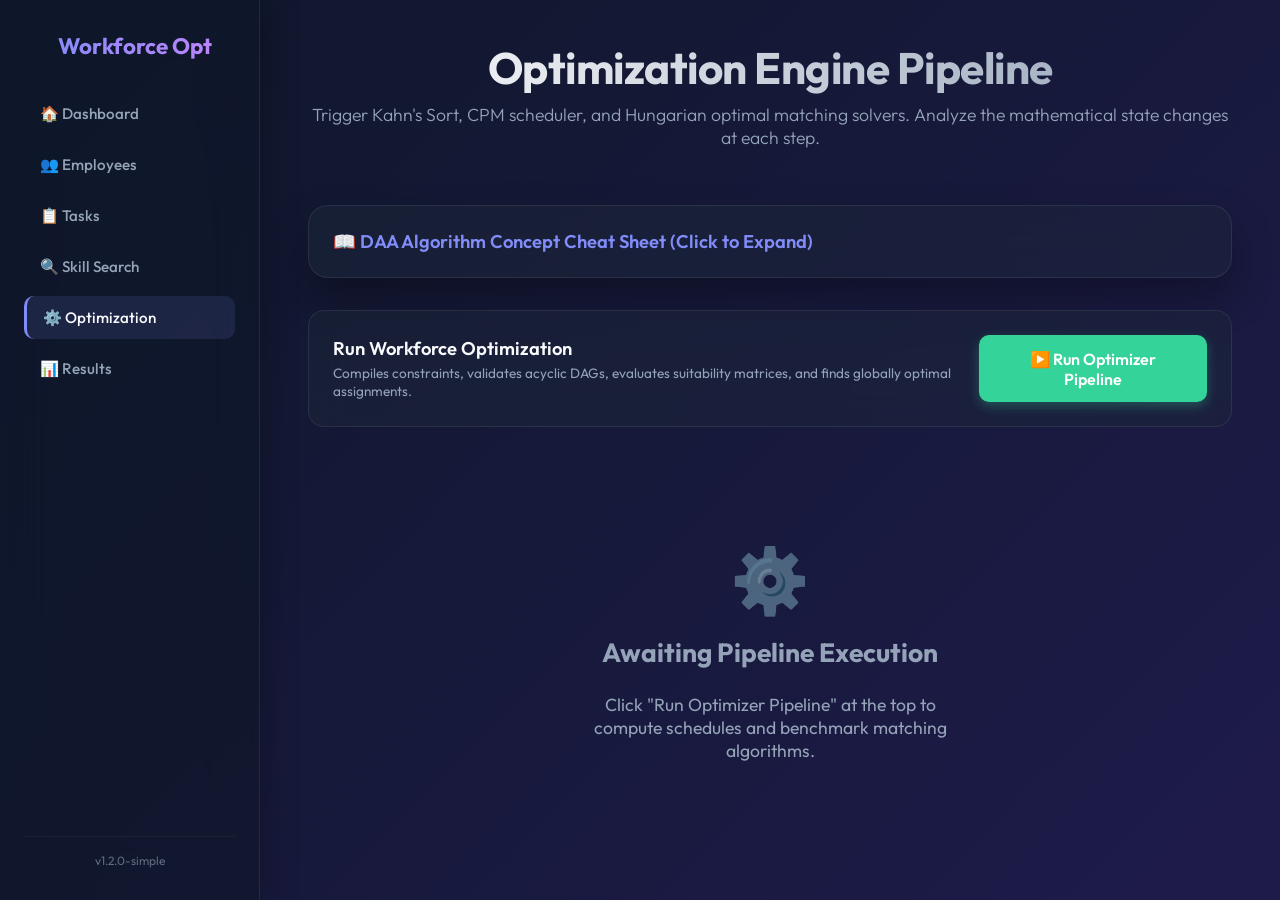
<file: frontend/optimization.html>
<!DOCTYPE html>
<html lang="en">
<head>
    <meta charset="UTF-8">
    <meta name="viewport" content="width=device-width, initial-scale=1.0">
    <title>Optimization Engine - Smart Workforce Optimizer</title>
    <!-- Outfit Font -->
    <link href="https://fonts.googleapis.com/css2?family=Outfit:wght@300;400;500;600;700&display=swap" rel="stylesheet">
    <link rel="stylesheet" href="css/style.css">
    <script src="js/nav.js"></script>
    <style>
        .optimize-actions-strip {
            display: flex;
            justify-content: space-between;
            align-items: center;
            background: var(--card-bg);
            border: 1px solid var(--card-border);
            padding: 1.5rem;
            border-radius: 16px;
            margin-bottom: 2rem;
            backdrop-filter: blur(16px);
        }

        .trace-console {
            background: rgba(15, 23, 42, 0.95);
            border: 1px solid var(--card-border);
            border-radius: 12px;
            padding: 1.5rem;
            font-family: monospace;
            font-size: 0.85rem;
            color: var(--success);
            line-height: 1.7;
            max-height: 400px;
            overflow-y: auto;
        }

        .heatmap-scroll-wrapper {
            overflow-x: auto;
            border: 1px solid var(--card-border);
            border-radius: 12px;
            background: rgba(15, 23, 42, 0.4);
            padding: 1rem;
        }

        .heatmap-legend {
            display: flex;
            gap: 1.5rem;
            margin-top: 1rem;
            font-size: 0.8rem;
            color: var(--text-secondary);
        }

        .legend-box {
            width: 14px;
            height: 14px;
            border-radius: 3px;
            display: inline-block;
            vertical-align: middle;
            margin-right: 0.25rem;
        }
    </style>
</head>
<body>

    <div class="hero-section">
        <h1>Optimization Engine Pipeline</h1>
        <p>Trigger Kahn's Sort, CPM scheduler, and Hungarian optimal matching solvers. Analyze the mathematical state changes at each step.</p>
    </div>

    <!-- Algorithm Theory Quick Reference (Collapsible) -->
    <div class="glass-panel" style="padding: 1.5rem; margin-bottom: 2rem;">
        <details>
            <summary style="font-size: 1.15rem; font-weight: 600; cursor: pointer; user-select: none; display: flex; align-items: center; gap: 0.5rem; color: var(--accent-primary);">
                📖 DAA Algorithm Concept Cheat Sheet (Click to Expand)
            </summary>
            <div style="margin-top: 1.5rem; display: grid; grid-template-columns: 1fr 1fr; gap: 1.5rem; font-size: 0.85rem; border-top: 1px solid var(--card-border); padding-top: 1.5rem;">
                <div>
                    <h3 style="color: var(--text-primary); margin-bottom: 0.5rem;">🔄 Part 1: Kahn's Topological Sort</h3>
                    <p style="color: var(--text-secondary); line-height: 1.6; margin-bottom: 1rem;">
                        <strong>Concept:</strong> Orders task nodes linearly based on precedence constraints (DAG).<br>
                        <strong>Logic:</strong> Scans tasks with <code>0 dependencies (in-degree)</code>, schedules them first, and reduces the dependency counts of neighboring nodes. Warns if a dependency loop (cycle) exists.<br>
                        <strong>Complexity:</strong> <code>O(V + E)</code> where V=vertices (tasks) and E=edges (dependencies).
                    </p>
                    
                    <h3 style="color: var(--text-primary); margin-bottom: 0.5rem;">⏰ Part 2: Critical Path Method (CPM)</h3>
                    <p style="color: var(--text-secondary); line-height: 1.6;">
                        <strong>Concept:</strong> Calculates earliest and latest start/finish days for each task.<br>
                        <strong>Logic:</strong> Forward pass finds earliest days; backward pass finds latest days. <strong>Slack = Latest Start - Earliest Start</strong>. Tasks with <code>Slack = 0</code> are on the Critical Path (cannot be delayed).<br>
                        <strong>Complexity:</strong> <code>O(V + E)</code>.
                    </p>
                </div>
                <div>
                    <h3 style="color: var(--text-primary); margin-bottom: 0.5rem;">🧮 Part 3: Employee Suitability Scoring</h3>
                    <p style="color: var(--text-secondary); line-height: 1.6; margin-bottom: 1rem;">
                        <strong>Concept:</strong> Scores fit penalty for each task-employee cell (lower is better).<br>
                        <strong>Logic:</strong> Uses a <strong>Trie (prefix tree)</strong> to lookup skills in <code>O(L)</code>. Scores based on matching skills, experience, and workload. Keeps best candidate profiles using a <strong>Min-Heap</strong>.<br>
                        <strong>Complexity:</strong> <code>O(T * N log K)</code> where T=tasks, N=candidates, K=Heap capacity.
                    </p>
                    
                    <h3 style="color: var(--text-primary); margin-bottom: 0.5rem;">⚡ Part 4: Hungarian Algorithm</h3>
                    <p style="color: var(--text-secondary); line-height: 1.6;">
                        <strong>Concept:</strong> Pair tasks with employees to minimize overall penalty sum.<br>
                        <strong>Logic:</strong> Normalizes the cost matrix using row/column minimum subtractions to expose zero-cost cells. Finds the optimal independent matching. Guarantees global minimum cost.<br>
                        <strong>Complexity:</strong> <code>O(N³)</code> where N is candidate pool size.
                    </p>
                </div>
            </div>
        </details>
    </div>

    <!-- Optimization Trigger action bar -->
    <div class="optimize-actions-strip">
        <div>
            <h3 style="font-size: 1.15rem; font-weight: 600;">Run Workforce Optimization</h3>
            <p style="font-size: 0.85rem; color: var(--text-secondary); margin-top: 0.25rem;">
                Compiles constraints, validates acyclic DAGs, evaluates suitability matrices, and finds globally optimal assignments.
            </p>
        </div>
        <button class="btn-primary" style="background: var(--success); box-shadow: 0 4px 12px rgba(52, 211, 153, 0.3);" onclick="executeOptimization()">▶️ Run Optimizer Pipeline</button>
    </div>

    <!-- Pipeline steps progress indicators -->
    <div class="pipeline-steps" id="pipeline-progress-bar" style="display: none;">
        <div class="pipeline-step" id="step-topo"><span>🔄</span> Kahn's Sort</div>
        <div class="pipeline-step-arrow">&rarr;</div>
        <div class="pipeline-step" id="step-cpm"><span>⏰</span> Critical Path</div>
        <div class="pipeline-step-arrow">&rarr;</div>
        <div class="pipeline-step" id="step-cost"><span>🧮</span> Cost Matrix</div>
        <div class="pipeline-step-arrow">&rarr;</div>
        <div class="pipeline-step" id="step-hung"><span>⚡</span> Hungarian Solver</div>
    </div>

    <!-- Pipeline details content (Visible after run) -->
    <div id="pipeline-results-content" style="display: none;">
        <!-- Tabs selector -->
        <div class="tabs-container">
            <button class="tab-btn active" onclick="switchTab('topo')">🔄 Kahn's Queue</button>
            <button class="tab-btn" onclick="switchTab('cpm')">⏰ CPM Float</button>
            <button class="tab-btn" onclick="switchTab('cost')">🧮 Cost Heatmap</button>
            <button class="tab-btn" onclick="switchTab('hung')">⚡ Hungarian Steps</button>
        </div>

        <!-- Tab 1: Topological Sort -->
        <div class="tab-content active" id="pane-topo">
            <div class="glass-panel" style="padding: 1.75rem;">
                <h2>🔄 Kahn's Topological Order Calculation</h2>
                <p style="font-size: 0.9rem; color: var(--text-secondary); margin-bottom: 1.25rem; line-height: 1.5;">
                    💡 <strong>What is this?</strong> Topological Sort orders tasks so that no task is scheduled before its predecessors are completed. Kahn's Algorithm does this by finding start tasks with 0 dependencies (in-degree), adding them to the queue, and removing their edges to reduce neighbor dependency counts.
                </p>
                <div class="trace-console" id="trace-topo-log"></div>
            </div>
        </div>

        <!-- Tab 2: CPM Float -->
        <div class="tab-content" id="pane-cpm">
            <div class="glass-panel" style="padding: 1.75rem;">
                <h2>⏰ Critical Path Method (CPM) Schedule</h2>
                <p style="font-size: 0.9rem; color: var(--text-secondary); margin-bottom: 1.25rem; line-height: 1.5;">
                    💡 <strong>What is this?</strong> CPM calculates the earliest start (ES) and latest start (LS) days for each task. The <strong>Slack (Float)</strong> is the buffer time (LS - ES). Tasks with <strong>0 Slack</strong> are critical; delay there will delay the entire project.
                </p>
                <div class="table-container" style="margin-bottom: 2rem;">
                    <table>
                        <thead>
                            <tr>
                                <th>Task ID</th>
                                <th>Duration</th>
                                <th>Earliest Start (ES)</th>
                                <th>Earliest Finish (EF)</th>
                                <th>Latest Start (LS)</th>
                                <th>Latest Finish (LF)</th>
                                <th>Slack (Float)</th>
                                <th>Critical Path?</th>
                            </tr>
                        </thead>
                        <tbody id="cpm-table-body">
                            <!-- cpm rows -->
                        </tbody>
                    </table>
                </div>
                <h2>Project Gantt Schedule</h2>
                <div class="gantt-chart" id="cpm-gantt-bars" style="margin-top: 1rem;">
                    <!-- Gantt timeline bars -->
                </div>
            </div>
        </div>

        <!-- Tab 3: Cost Matrix -->
        <div class="tab-content" id="pane-cost">
            <div class="glass-panel" style="padding: 1.75rem;">
                <h2>🧮 Employee-Task Suitability Matrix</h2>
                <p style="font-size: 0.9rem; color: var(--text-secondary); margin-bottom: 1.25rem; line-height: 1.5;">
                    💡 <strong>What is this?</strong> This matrix shows the compatibility cost penalty (100 - suitability score) of each employee for each task. Suitability is calculated based on skill matching, years of experience, and workload balances. Green cells represent a good match; red cells represent a poor match.
                </p>
                <div class="heatmap-scroll-wrapper">
                    <table class="matrix-table" id="heatmap-table">
                        <!-- Heatmap cells -->
                    </table>
                </div>
                <div class="heatmap-legend" style="margin-top: 1rem;">
                    <div><span class="legend-box" style="background: rgba(52, 211, 153, 0.45);"></span> Best Match (Cost &lt; 20 / Suitability &gt; 80%)</div>
                    <div><span class="legend-box" style="background: rgba(251, 191, 36, 0.45);"></span> Average Match (Cost 20 - 60 / Suitability 40 - 80%)</div>
                    <div><span class="legend-box" style="background: rgba(248, 113, 113, 0.45);"></span> Poor Match (Cost &gt; 60 / Suitability &lt; 40%)</div>
                </div>
            </div>
        </div>

        <!-- Tab 4: Hungarian Steps -->
        <div class="tab-content" id="pane-hung">
            <div class="glass-panel" style="padding: 1.75rem;">
                <h2>⚡ Hungarian Solver (Kuhn-Munkres)</h2>
                <p style="font-size: 0.9rem; color: var(--text-secondary); margin-bottom: 1.25rem; line-height: 1.5;">
                    💡 <strong>What is this?</strong> Bipartite matching algorithm. It does row and column reductions to isolate zeros, covers zeros with lines to check optimality, and selects assignments to minimize the overall sum of cost penalties across all tasks.
                </p>
                <div class="trace-console" id="trace-hungarian-log" style="margin-bottom: 2rem;"></div>
                <h2>Optimal Assignments Result</h2>
                <div class="table-container">
                    <table>
                        <thead>
                            <tr>
                                <th>Task ID</th>
                                <th>Assigned Employee</th>
                                <th>Cost Penalty</th>
                                <th>Suitability Score</th>
                            </tr>
                        </thead>
                        <tbody id="hungarian-assignments-body">
                            <!-- assignments -->
                        </tbody>
                    </table>
                </div>
            </div>
        </div>

    </div>

    <!-- Empty state before run -->
    <div class="empty-state" id="pipeline-empty-state" style="padding: 5rem;">
        <span class="empty-state-icon" style="font-size: 4rem;">⚙️</span>
        <h2>Awaiting Pipeline Execution</h2>
        <p style="max-width: 400px; margin: auto; margin-top: 0.5rem; color: var(--text-secondary);">
            Click "Run Optimizer Pipeline" at the top to compute schedules and benchmark matching algorithms.
        </p>
    </div>

    <script>
        // Tab switching logic
        function switchTab(paneId) {
            document.querySelectorAll(".tab-btn").forEach(btn => btn.classList.remove("active"));
            document.querySelectorAll(".tab-content").forEach(content => content.classList.remove("active"));
            
            // Set active state on button and pane
            event.target.classList.add("active");
            document.getElementById(`pane-${paneId}`).classList.add("active");
        }

        async function executeOptimization() {
            const btn = event.target;
            btn.textContent = "⚙️ Executing solvers...";
            btn.disabled = true;
            
            try {
                const res = await fetch("/optimize/run");
                if (!res.ok) {
                    const data = await res.json();
                    throw new Error(data.detail || "Solver pipeline failed");
                }
                const results = await res.json();

                // Save optimization results in localStorage for simple caching on other page contexts
                localStorage.setItem("optimization_results", JSON.stringify(results));

                // Populate UI
                renderPipelineResults(results);

                showToast("Workforce optimization complete!", "success");
            } catch (err) {
                showToast(`Optimization failed: ${err.message}`, "danger");
            } finally {
                btn.textContent = "▶️ Run Optimizer Pipeline";
                btn.disabled = false;
            }
        }

        function renderPipelineResults(results) {
            // Hide empty state, show panels
            document.getElementById("pipeline-empty-state").style.display = "none";
            document.getElementById("pipeline-progress-bar").style.display = "flex";
            document.getElementById("pipeline-results-content").style.display = "block";

            // Mark steps active
            document.querySelectorAll(".pipeline-step").forEach(step => {
                step.classList.add("completed");
            });

            // 1. Topo sort logs
            const topoLog = document.getElementById("trace-topo-log");
            topoLog.innerHTML = results.kahn_trace.map(line => `&gt; ${escapeHtml(line)}`).join("<br>");

            // 2. CPM Table & Gantt
            const cpmBody = document.getElementById("cpm-table-body");
            const taskIds = Object.keys(results.cpm.es);
            cpmBody.innerHTML = taskIds.map(tid => {
                const isCritical = results.cpm.critical_tasks.includes(tid);
                const criticalText = isCritical ? "<span class='badge badge-danger'>Critical</span>" : "<span style='color: var(--text-secondary); opacity: 0.5;'>No</span>";
                return `
                    <tr>
                        <td><strong>${tid}</strong></td>
                        <td>${results.cpm.lf[tid] - results.cpm.ls[tid]} Days</td>
                        <td>${results.cpm.es[tid]}</td>
                        <td>${results.cpm.ef[tid]}</td>
                        <td>${results.cpm.ls[tid]}</td>
                        <td>${results.cpm.lf[tid]}</td>
                        <td>${results.cpm.slack[tid]}</td>
                        <td>${criticalText}</td>
                    </tr>
                `;
            }).join("");

            // Gantt bars
            const ganttBars = document.getElementById("cpm-gantt-bars");
            const durationMax = results.cpm.project_duration || 1;
            ganttBars.innerHTML = taskIds.map(tid => {
                const isCritical = results.cpm.critical_tasks.includes(tid);
                const es = results.cpm.es[tid];
                const ef = results.cpm.ef[tid];
                const taskDur = ef - es;
                const widthPercent = (taskDur / durationMax) * 100;
                const leftPercent = (es / durationMax) * 100;
                const color = isCritical ? "var(--danger)" : "var(--accent-primary)";

                return `
                    <div class="gantt-row">
                        <div class="gantt-label">${tid}</div>
                        <div class="gantt-bar-container">
                            <div class="gantt-bar" style="width: ${widthPercent}%; margin-left: ${leftPercent}%; background-color: ${color}">
                                ${es} - ${ef}d
                            </div>
                        </div>
                    </div>
                `;
            }).join("");

            // 3. Heatmap Cost Matrix
            const heatmapTable = document.getElementById("heatmap-table");
            if (results.heatmap && results.heatmap.length > 0) {
                const sampleRow = results.heatmap[0];
                const employeeNames = sampleRow.values.map(val => val.employee);
                
                let headHtml = `<tr><th>Task \\ Employee</th>` + employeeNames.map(name => `<th>${escapeHtml(name)}</th>`).join("") + `</tr>`;
                
                let bodyHtml = results.heatmap.map(row => {
                    return `<tr><td><strong>${row.task_id}</strong></td>` + 
                        row.values.map(cell => {
                            let cellBg = "rgba(248, 113, 113, 0.45)"; // red
                            if (cell.cost < 20) cellBg = "rgba(52, 211, 153, 0.45)"; // green
                            else if (cell.cost <= 60) cellBg = "rgba(251, 191, 36, 0.45)"; // yellow

                            return `<td class="heatmap-cell" style="background-color: ${cellBg}; color: var(--text-primary);" title="Score: ${cell.score}% | Cost: ${cell.cost}">${cell.cost}</td>`;
                        }).join("") + `</tr>`;
                }).join("");
                
                heatmapTable.innerHTML = headHtml + bodyHtml;
            }

            // 4. Hungarian Steps & assignments
            const hungLog = document.getElementById("trace-hungarian-log");
            hungLog.innerHTML = results.hungarian_trace.map(line => `&gt; ${escapeHtml(line)}`).join("<br>");

            const hungBody = document.getElementById("hungarian-assignments-body");
            hungBody.innerHTML = results.assignment.map(a => {
                return `
                    <tr>
                        <td><strong>${a.task}</strong></td>
                        <td>${escapeHtml(a.employee)}</td>
                        <td>${a.cost}</td>
                        <td>${100 - a.cost}%</td>
                    </tr>
                `;
            }).join("");
        }
    </script>
</body>
</html>
</file>
<file: frontend/css/style.css>
:root {
    --bg-gradient: linear-gradient(135deg, #0f172a 0%, #1e1b4b 100%);
    --card-bg: rgba(30, 41, 59, 0.45);
    --card-border: rgba(255, 255, 255, 0.08);
    --text-primary: #f8fafc;
    --text-secondary: #94a3b8;
    --accent-primary: #818cf8; /* indigo-400 */
    --accent-hover: #4f46e5;
    --accent-glow: rgba(129, 140, 248, 0.2);
    --success: #34d399;
    --warning: #fbbf24;
    --danger: #f87171;
    --shadow-premium: 0 20px 40px rgba(0, 0, 0, 0.3);
}

* {
    box-sizing: border-box;
    margin: 0;
    padding: 0;
    font-family: 'Outfit', sans-serif;
}

body {
    background: var(--bg-gradient);
    color: var(--text-primary);
    min-height: 100vh;
    display: flex;
    flex-direction: row;
    overflow-x: hidden;
}

/* Sidebar Navigation */
.sidebar {
    width: 260px;
    background: rgba(15, 23, 42, 0.7);
    backdrop-filter: blur(24px);
    border-right: 1px solid var(--card-border);
    padding: 2rem 1.5rem;
    display: flex;
    flex-direction: column;
    height: 100vh;
    position: fixed;
    top: 0;
    left: 0;
    z-index: 100;
    box-shadow: 10px 0 30px rgba(0, 0, 0, 0.2);
}

.sidebar-logo {
    font-size: 1.4rem;
    font-weight: 700;
    background: linear-gradient(to right, #818cf8, #c084fc);
    -webkit-background-clip: text;
    -webkit-text-fill-color: transparent;
    margin-bottom: 2rem;
    display: flex;
    align-items: center;
    gap: 0.5rem;
}

.logo-emoji {
    font-size: 1.3rem;
    filter: drop-shadow(0 2px 8px var(--accent-glow));
}

.project-selector-container {
    background: rgba(30, 41, 59, 0.4);
    border: 1px solid var(--card-border);
    border-radius: 12px;
    padding: 0.75rem 1rem;
    margin-bottom: 2rem;
}

.project-selector-label {
    display: block;
    font-size: 0.75rem;
    color: var(--text-secondary);
    text-transform: uppercase;
    font-weight: 600;
    letter-spacing: 0.5px;
    margin-bottom: 0.35rem;
}

.project-dropdown-select {
    width: 100%;
    background: transparent;
    border: none;
    color: var(--text-primary);
    font-size: 0.9rem;
    font-weight: 600;
    outline: none;
    cursor: pointer;
}

.project-dropdown-select option {
    background: #0f172a;
    color: var(--text-primary);
}

.sidebar-links {
    list-style: none;
    display: flex;
    flex-direction: column;
    gap: 0.5rem;
    flex-grow: 1;
}

.sidebar-links li a {
    display: block;
    padding: 0.75rem 1rem;
    color: var(--text-secondary);
    text-decoration: none;
    font-size: 0.95rem;
    font-weight: 500;
    border-radius: 10px;
    transition: all 0.3s ease;
}

.sidebar-links li a:hover {
    color: var(--text-primary);
    background: rgba(255, 255, 255, 0.05);
}

.sidebar-links li a.active {
    color: var(--text-primary);
    background: rgba(129, 140, 248, 0.12);
    border-left: 3px solid var(--accent-primary);
}

.sidebar-footer {
    font-size: 0.75rem;
    color: var(--text-secondary);
    opacity: 0.6;
    text-align: center;
    border-top: 1px solid var(--card-border);
    padding-top: 1rem;
    margin-top: auto;
}

.main-content {
    margin-left: 260px;
    flex-grow: 1;
    min-height: 100vh;
    padding: 2.5rem 3rem;
    display: flex;
    flex-direction: column;
    overflow-y: auto;
}

/* Navigation Header */
header {
    width: 100%;
    padding: 1.5rem 2rem;
    background: rgba(15, 23, 42, 0.6);
    backdrop-filter: blur(12px);
    border-bottom: 1px solid var(--card-border);
    display: flex;
    justify-content: space-between;
    align-items: center;
    position: sticky;
    top: 0;
    z-index: 100;
}

.logo {
    font-size: 1.5rem;
    font-weight: 700;
    background: linear-gradient(to right, #818cf8, #c084fc);
    -webkit-background-clip: text;
    -webkit-text-fill-color: transparent;
    text-decoration: none;
    display: flex;
    align-items: center;
    gap: 0.5rem;
}

.logo::before {
    content: '⚡';
    font-size: 1.3rem;
}

nav {
    display: flex;
    gap: 1.5rem;
}

nav a {
    color: var(--text-secondary);
    text-decoration: none;
    font-weight: 500;
    transition: all 0.3s ease;
    font-size: 0.95rem;
    padding: 0.5rem 1rem;
    border-radius: 8px;
}

nav a:hover {
    color: var(--text-primary);
    background: rgba(255, 255, 255, 0.05);
}

nav a.active {
    color: var(--text-primary);
    border-bottom: 2px solid var(--accent-primary);
    border-radius: 8px 8px 0 0;
    background: rgba(129, 140, 248, 0.08);
}

/* General Layout */
.container {
    max-width: 1100px;
    width: 100%;
    margin: 3rem auto;
    padding: 0 2rem;
    flex-grow: 1;
}

.hero-section {
    text-align: center;
    margin-bottom: 3.5rem;
    animation: fadeIn 0.8s ease-out;
}

.hero-section h1 {
    font-size: 2.75rem;
    font-weight: 700;
    margin-bottom: 0.5rem;
    letter-spacing: -0.5px;
    background: linear-gradient(to right, #ffffff, #94a3b8);
    -webkit-background-clip: text;
    -webkit-text-fill-color: transparent;
}

.hero-section p {
    color: var(--text-secondary);
    font-size: 1.1rem;
    font-weight: 300;
}

/* Glassmorphic Panel/Card */
.glass-panel {
    background: var(--card-bg);
    backdrop-filter: blur(16px);
    border: 1px solid var(--card-border);
    padding: 2.5rem;
    border-radius: 20px;
    box-shadow: var(--shadow-premium);
    margin-bottom: 2.5rem;
    animation: fadeIn 0.8s ease-out;
}

.glass-panel h2 {
    font-size: 1.5rem;
    font-weight: 600;
    margin-bottom: 1.5rem;
    display: flex;
    align-items: center;
    gap: 0.5rem;
}

/* Inputs and Forms */
.form-group {
    margin-bottom: 1.5rem;
    display: flex;
    flex-direction: column;
    gap: 0.5rem;
}

.form-group label {
    font-size: 0.9rem;
    color: var(--text-secondary);
    font-weight: 500;
}

.input-control {
    width: 100%;
    padding: 0.85rem 1.25rem;
    font-size: 1rem;
    background: rgba(15, 23, 42, 0.6);
    border: 1px solid rgba(255, 255, 255, 0.1);
    border-radius: 10px;
    color: var(--text-primary);
    outline: none;
    transition: all 0.3s ease;
}

.input-control:focus {
    border-color: var(--accent-primary);
    box-shadow: 0 0 10px var(--accent-glow);
}

.input-control::placeholder {
    color: #475569;
}

.btn-primary {
    background: var(--accent-primary);
    color: white;
    border: none;
    padding: 0.85rem 1.75rem;
    border-radius: 10px;
    font-size: 1rem;
    font-weight: 600;
    cursor: pointer;
    transition: all 0.3s cubic-bezier(0.4, 0, 0.2, 1);
    box-shadow: 0 4px 12px rgba(129, 140, 248, 0.3);
    text-align: center;
    display: inline-block;
    text-decoration: none;
}

.btn-primary:hover {
    background: var(--accent-hover);
    transform: translateY(-2px);
    box-shadow: 0 6px 16px rgba(129, 140, 248, 0.4);
}

.btn-primary:active {
    transform: translateY(0);
}

.btn-secondary {
    background: rgba(255, 255, 255, 0.05);
    border: 1px solid rgba(255, 255, 255, 0.08);
    color: var(--text-primary);
    padding: 0.85rem 1.75rem;
    border-radius: 10px;
    font-size: 1rem;
    font-weight: 600;
    cursor: pointer;
    transition: all 0.3s ease;
    text-align: center;
    display: inline-block;
    text-decoration: none;
}

.btn-secondary:hover {
    background: rgba(255, 255, 255, 0.1);
}

/* Grid Layouts */
.grid {
    display: grid;
    grid-template-columns: repeat(auto-fill, minmax(280px, 1fr));
    gap: 1.5rem;
}

.split-grid {
    display: grid;
    grid-template-columns: 1.2fr 1.8fr;
    gap: 2.5rem;
}

@media (max-width: 850px) {
    .split-grid {
        grid-template-columns: 1fr;
    }
}

/* Tables styling */
.table-container {
    overflow-x: auto;
    border-radius: 12px;
    border: 1px solid var(--card-border);
    background: rgba(15, 23, 42, 0.4);
}

table {
    width: 100%;
    border-collapse: collapse;
    text-align: left;
}

th, td {
    padding: 1rem 1.25rem;
    border-bottom: 1px solid var(--card-border);
}

th {
    background: rgba(15, 23, 42, 0.8);
    color: var(--text-secondary);
    font-weight: 600;
    font-size: 0.85rem;
    text-transform: uppercase;
    letter-spacing: 0.5px;
}

tr:last-child td {
    border-bottom: none;
}

tr:hover td {
    background: rgba(255, 255, 255, 0.02);
}

/* Badges and tags */
.badge {
    display: inline-block;
    padding: 0.25rem 0.6rem;
    border-radius: 12px;
    font-size: 0.75rem;
    font-weight: 600;
    text-transform: uppercase;
}

.badge-primary {
    background: rgba(129, 140, 248, 0.15);
    color: var(--accent-primary);
    border: 1px solid rgba(129, 140, 248, 0.3);
}

.badge-success {
    background: rgba(52, 211, 153, 0.15);
    color: var(--success);
    border: 1px solid rgba(52, 211, 153, 0.3);
}

.badge-warning {
    background: rgba(251, 191, 36, 0.15);
    color: var(--warning);
    border: 1px solid rgba(251, 191, 36, 0.3);
}

.badge-danger {
    background: rgba(248, 113, 113, 0.15);
    color: var(--danger);
    border: 1px solid rgba(248, 113, 113, 0.3);
}

/* Profile / item cards */
.item-card {
    background: var(--card-bg);
    backdrop-filter: blur(10px);
    border: 1px solid var(--card-border);
    border-radius: 16px;
    padding: 1.75rem;
    transition: all 0.3s cubic-bezier(0.4, 0, 0.2, 1);
    position: relative;
    overflow: hidden;
    display: flex;
    flex-direction: column;
}

.item-card::before {
    content: '';
    position: absolute;
    top: 0;
    left: 0;
    right: 0;
    height: 4px;
    background: linear-gradient(to right, #818cf8, #c084fc);
    opacity: 0.7;
}

.item-card:hover {
    transform: translateY(-5px);
    border-color: rgba(129, 140, 248, 0.3);
    box-shadow: 0 10px 20px rgba(0, 0, 0, 0.2);
}

.item-title {
    font-size: 1.3rem;
    font-weight: 600;
    margin-bottom: 0.5rem;
}

.item-subtitle {
    font-size: 0.85rem;
    color: var(--accent-primary);
    font-weight: 500;
    margin-bottom: 1rem;
}

/* Progress bar utilities */
.progress-container {
    margin-bottom: 1rem;
}

.progress-label {
    font-size: 0.85rem;
    color: var(--text-secondary);
    display: flex;
    justify-content: space-between;
    margin-bottom: 0.4rem;
}

.progress-bar-bg {
    background: rgba(15, 23, 42, 0.6);
    height: 8px;
    border-radius: 4px;
    overflow: hidden;
}

.progress-bar-fill {
    height: 100%;
    border-radius: 4px;
    transition: width 1s ease-out;
}

/* Pill lists */
.pill-container {
    display: flex;
    flex-wrap: wrap;
    gap: 0.5rem;
    margin-top: auto;
}

.pill {
    background: rgba(255, 255, 255, 0.05);
    border: 1px solid rgba(255, 255, 255, 0.08);
    color: var(--text-secondary);
    padding: 0.35rem 0.75rem;
    border-radius: 20px;
    font-size: 0.8rem;
    font-weight: 500;
}

/* Message states */
.empty-state {
    grid-column: 1 / -1;
    text-align: center;
    padding: 3rem;
    color: var(--text-secondary);
    font-size: 1.1rem;
    display: flex;
    flex-direction: column;
    align-items: center;
    justify-content: center;
    gap: 1rem;
}

.empty-state-icon {
    font-size: 3rem;
    opacity: 0.5;
}

/* Alert panels */
.alert-panel {
    background: rgba(255, 255, 255, 0.03);
    border-left: 4px solid var(--accent-primary);
    padding: 1.25rem 1.5rem;
    border-radius: 0 12px 12px 0;
    margin-bottom: 1.5rem;
}

.alert-panel-info {
    border-left-color: var(--accent-primary);
}

.alert-panel-warning {
    border-left-color: var(--warning);
}

.alert-panel-success {
    border-left-color: var(--success);
}

/* Keyframe Animations */
@keyframes fadeIn {
    from { opacity: 0; transform: translateY(10px); }
    to { opacity: 1; transform: translateY(0); }
}

footer {
    text-align: center;
    padding: 2rem;
    color: var(--text-secondary);
    font-size: 0.85rem;
    border-top: 1px solid var(--card-border);
    background: rgba(15, 23, 42, 0.4);
    margin-top: auto;
}

/* Search Page Skill Pills */
.skill-pill {
    background: rgba(255, 255, 255, 0.05);
    border: 1px solid rgba(255, 255, 255, 0.08);
    color: var(--text-secondary);
    padding: 0.35rem 0.75rem;
    border-radius: 20px;
    font-size: 0.8rem;
    font-weight: 500;
    transition: all 0.3s ease;
}

.skill-pill.highlight {
    background: rgba(129, 140, 248, 0.12);
    border-color: rgba(129, 140, 248, 0.3);
    color: #a5b4fc;
}

/* Custom global toast notification */
.toast {
    display: none;
    position: fixed;
    bottom: 2rem;
    right: 2rem;
    background: rgba(15, 23, 42, 0.9);
    border: 1px solid var(--card-border);
    color: var(--text-primary);
    padding: 1rem 1.5rem;
    border-radius: 12px;
    z-index: 1000;
    box-shadow: var(--shadow-premium);
    backdrop-filter: blur(16px);
    animation: slideUp 0.3s ease-out;
}
@keyframes slideUp {
    from { transform: translateY(20px); opacity: 0; }
    to { transform: translateY(0); opacity: 1; }
}

/* Detail panel slide-in */
.detail-panel {
    position: fixed;
    top: 0;
    right: -450px;
    width: 420px;
    height: 100vh;
    background: rgba(15, 23, 42, 0.95);
    border-left: 1px solid var(--card-border);
    box-shadow: -10px 0 30px rgba(0, 0, 0, 0.4);
    z-index: 500;
    padding: 2.5rem 2rem;
    transition: right 0.3s cubic-bezier(0.4, 0, 0.2, 1);
    backdrop-filter: blur(20px);
    overflow-y: auto;
}
.detail-panel.open {
    right: 0;
}
.detail-panel-close {
    position: absolute;
    top: 1.5rem;
    right: 1.5rem;
    font-size: 1.5rem;
    color: var(--text-secondary);
    background: none;
    border: none;
    cursor: pointer;
}

/* Tab component styling */
.tabs-container {
    display: flex;
    border-bottom: 1px solid var(--card-border);
    margin-bottom: 2rem;
    gap: 0.5rem;
    overflow-x: auto;
}
.tab-btn {
    background: none;
    border: none;
    color: var(--text-secondary);
    padding: 0.75rem 1.25rem;
    font-size: 0.95rem;
    font-weight: 600;
    cursor: pointer;
    border-bottom: 2px solid transparent;
    transition: all 0.3s ease;
    white-space: nowrap;
}
.tab-btn:hover {
    color: var(--text-primary);
    background: rgba(255, 255, 255, 0.03);
}
.tab-btn.active {
    color: var(--accent-primary);
    border-bottom-color: var(--accent-primary);
}
.tab-content {
    display: none;
    animation: fadeIn 0.5s ease-out;
}
.tab-content.active {
    display: block;
}

/* Cost Heatmap table */
.heatmap-cell {
    text-align: center;
    font-weight: 600;
    transition: all 0.2s ease;
    cursor: help;
}
.heatmap-cell:hover {
    transform: scale(1.1);
    box-shadow: 0 0 10px rgba(255,255,255,0.2);
}

/* Gantt Chart styling */
.gantt-chart {
    display: flex;
    flex-direction: column;
    gap: 0.75rem;
    background: rgba(15, 23, 42, 0.4);
    border: 1px solid var(--card-border);
    padding: 1.5rem;
    border-radius: 12px;
}
.gantt-row {
    display: flex;
    align-items: center;
    gap: 1rem;
}
.gantt-label {
    width: 80px;
    font-size: 0.85rem;
    font-weight: 600;
    color: var(--text-secondary);
}
.gantt-bar-container {
    flex-grow: 1;
    background: rgba(255, 255, 255, 0.05);
    height: 24px;
    border-radius: 6px;
    position: relative;
    overflow: hidden;
}
.gantt-bar {
    height: 100%;
    border-radius: 6px;
    display: flex;
    align-items: center;
    padding-left: 0.75rem;
    font-size: 0.75rem;
    font-weight: 700;
    color: #0f172a;
    transition: all 0.5s ease;
}

/* Visualizer page nodes */
.viz-node {
    fill: rgba(30, 41, 59, 0.8);
    stroke: var(--card-border);
    stroke-width: 2px;
    transition: all 0.3s ease;
}
.viz-node.active {
    fill: var(--accent-glow);
    stroke: var(--accent-primary);
    filter: drop-shadow(0 0 8px var(--accent-primary));
}
.viz-node.critical {
    stroke: var(--danger);
    filter: drop-shadow(0 0 8px rgba(248, 113, 113, 0.4));
}
.viz-edge {
    stroke: var(--card-border);
    stroke-width: 2px;
    fill: none;
    transition: all 0.3s ease;
}
.viz-edge.active {
    stroke: var(--accent-primary);
    stroke-width: 3px;
}
.viz-edge.critical {
    stroke: var(--danger);
    stroke-width: 3px;
}

/* Pipeline Progress Steps */
.pipeline-steps {
    display: flex;
    justify-content: space-between;
    align-items: center;
    background: rgba(15, 23, 42, 0.4);
    border: 1px solid var(--card-border);
    padding: 1rem 1.5rem;
    border-radius: 12px;
    margin-bottom: 2rem;
    gap: 0.5rem;
    overflow-x: auto;
}
.pipeline-step {
    display: flex;
    align-items: center;
    gap: 0.5rem;
    font-size: 0.85rem;
    font-weight: 600;
    color: var(--text-secondary);
    white-space: nowrap;
}
.pipeline-step.active {
    color: var(--accent-primary);
}
.pipeline-step.completed {
    color: var(--success);
}
.pipeline-step-arrow {
    color: rgba(255, 255, 255, 0.15);
}

/* Modals */
.modal-overlay {
    display: none;
    position: fixed;
    top: 0;
    left: 0;
    right: 0;
    bottom: 0;
    background: rgba(15, 23, 42, 0.8);
    backdrop-filter: blur(8px);
    z-index: 1000;
    justify-content: center;
    align-items: center;
}
.modal-content {
    background: rgba(30, 41, 59, 0.95);
    border: 1px solid var(--card-border);
    border-radius: 20px;
    padding: 2.5rem;
    width: 100%;
    max-width: 500px;
    box-shadow: var(--shadow-premium);
    animation: fadeIn 0.3s ease-out;
}
.modal-header {
    display: flex;
    justify-content: space-between;
    align-items: center;
    margin-bottom: 1.5rem;
}
.modal-title {
    font-size: 1.35rem;
    font-weight: 600;
}
.modal-close {
    background: none;
    border: none;
    color: var(--text-secondary);
    font-size: 1.5rem;
    cursor: pointer;
}
</file>
